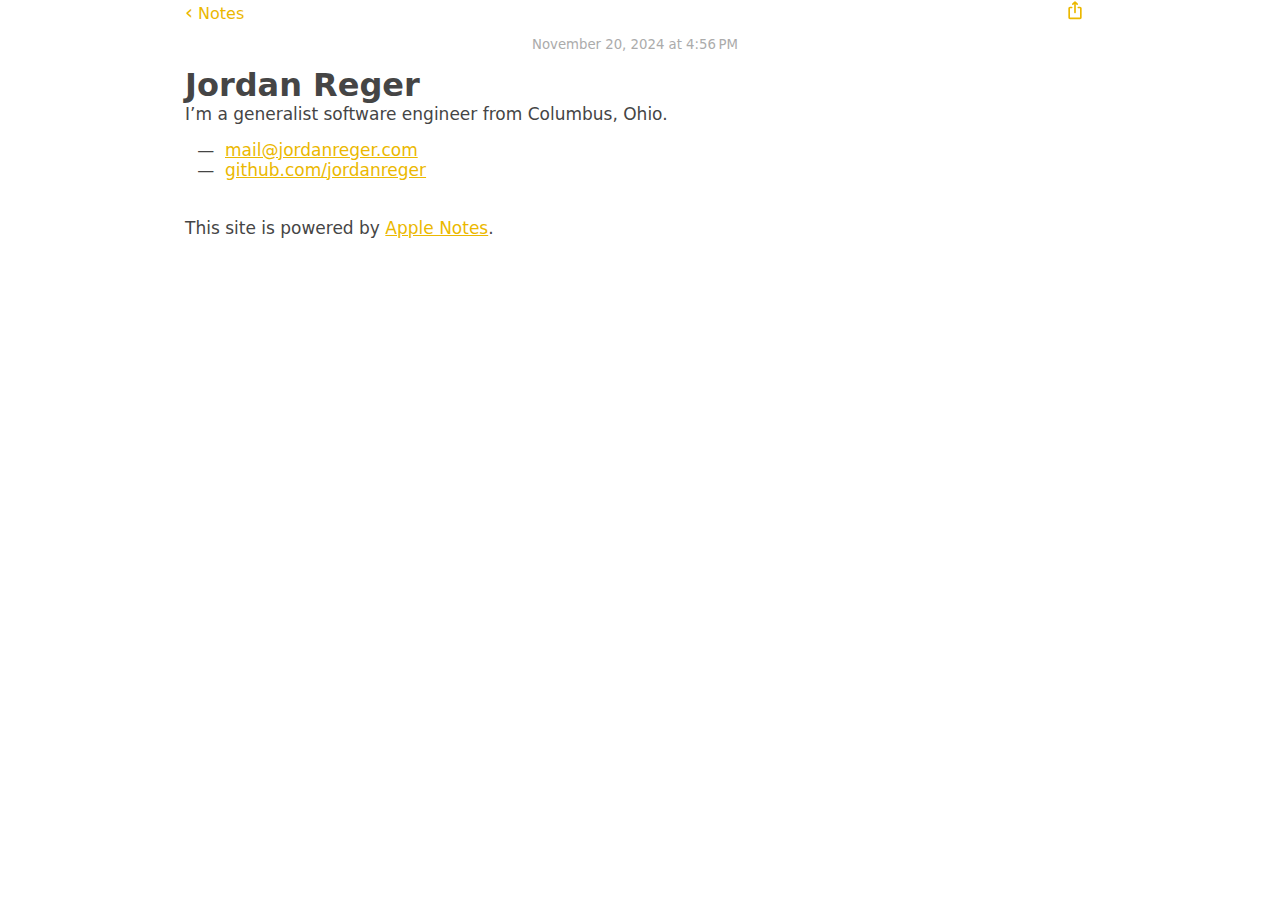
<file: index.html>
<!DOCTYPE html>
<html>
<head>
<title>Jordan Reger</title>
<meta name="viewport" content="width=device-width, initial-scale=1">
<meta name="color-scheme" content="light dark">
<base href="https://jordanreger.github.io/notes/">
<link rel="stylesheet" href="style.css">
<style>
p.p1 {margin: 0.0px 0.0px 0.0px 0.0px; font: 17.0px '.AppleSystemUIFont'}
p.p2 {margin: 0.0px 0.0px 0.0px 0.0px; font: 17.0px '.AppleSystemUIFont'; min-height: 22.0px}
li.li1 {margin: 0.0px 0.0px 0.0px 0.0px; font: 17.0px '.AppleSystemUIFont'}
span.s1 {font-family: 'UICTFontTextStyleBody'; font-weight: normal; font-style: normal; font-size: 17.00px}
ul.ul1 {list-style-type: '—  '}
</style>
</head>
<body>
<header style="display:flex;align-items:center">
<span>
<a href="/" style="text-decoration:none"><span style="font-size:1.25em;font-weight:100px">‹</span>&nbsp;Notes</a>
</span>
<span style="margin-left:auto">
<a href="javascript:navigator.share({title:document.title,url:window.location.href})"><svg xmlns="http://www.w3.org/2000/svg" height="20px" viewBox="0 -960 960 960" width="20px" fill="#ebb800"><path d="M240-40q-33 0-56.5-23.5T160-120v-440q0-33 23.5-56.5T240-640h80q17 0 28.5 11.5T360-600q0 17-11.5 28.5T320-560h-80v440h480v-440h-80q-17 0-28.5-11.5T600-600q0-17 11.5-28.5T640-640h80q33 0 56.5 23.5T800-560v440q0 33-23.5 56.5T720-40H240Zm200-727-36 36q-12 12-28 11.5T348-732q-11-12-11.5-28t11.5-28l104-104q12-12 28-12t28 12l104 104q11 11 11 27.5T612-732q-12 12-28.5 12T555-732l-35-35v407q0 17-11.5 28.5T480-320q-17 0-28.5-11.5T440-360v-407Z"></path></svg></a>
</span>
</header>
<p class="date">November 20, 2024 at 4:56 PM</p>
<h1>Jordan Reger</h1>


<p class="p1"><span class="s1">I’m a generalist software engineer from Columbus, Ohio.</span></p>
<ul class="ul1">
<li class="li1"><span class="s1"><a href="mailto:mail@jordanreger.com">mail@jordanreger.com</a></span></li>
<li class="li1"><span class="s1"><a href="http://github.com/jordanreger">github.com/jordanreger</a></span></li>
</ul>
<p class="p2"><span class="s1"></span><br></p>
<p class="p1"><span class="s1">This site is powered by <a href="https://jordanreger.com/upload.shortcut">Apple Notes</a>.</span></p>

</body>
</html>
</file>
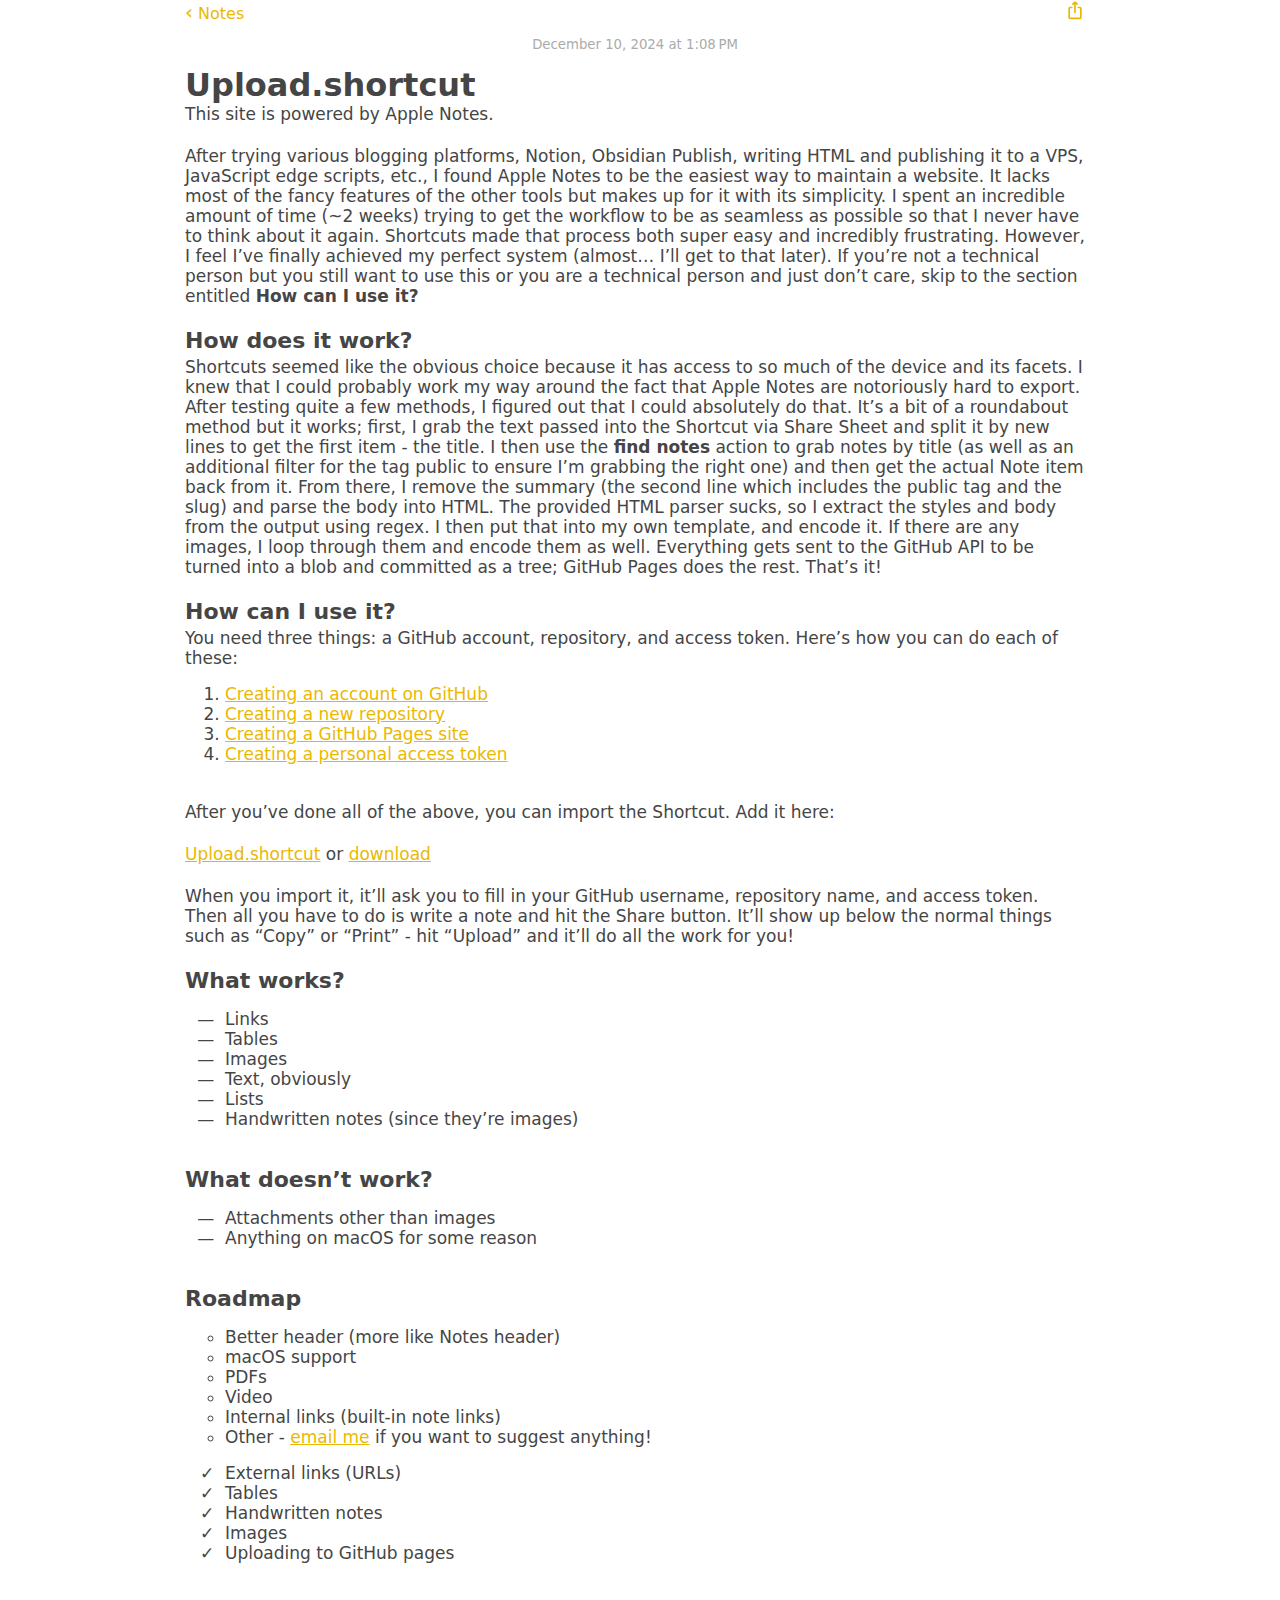
<file: upload.shortcut.html>
<!DOCTYPE html>
<html>
<head>
<title>Upload.shortcut</title>
<meta name="viewport" content="width=device-width, initial-scale=1">
<meta name="color-scheme" content="light dark">
<base href="https://jordanreger.github.io/notes/">
<link rel="stylesheet" href="style.css">
<style>
p.p1 {margin: 0.0px 0.0px 0.0px 0.0px; font: 17.0px '.AppleSystemUIFont'}
p.p2 {margin: 0.0px 0.0px 0.0px 0.0px; font: 17.0px '.AppleSystemUIFont'; min-height: 22.0px}
p.p3 {margin: 0.0px 0.0px 4.0px 0.0px; font: 22.0px '.AppleSystemUIFont'}
li.li1 {margin: 0.0px 0.0px 0.0px 0.0px; font: 17.0px '.AppleSystemUIFont'}
span.s1 {font-family: 'UICTFontTextStyleBody'; font-weight: normal; font-style: normal; font-size: 17.00px}
span.s2 {font-family: 'UICTFontTextStyleEmphasizedBody'; font-weight: bold; font-style: normal; font-size: 17.00px}
span.s3 {font-family: 'UICTFontTextStyleBody'; font-weight: bold; font-style: normal; font-size: 22.00px}
ol.ol1 {list-style-type: decimal}
ul.ul1 {list-style-type: '—  '}
ul.ul2 {list-style-type: circle}
ul.ul3 {list-style-type: '✓  '}
</style>
</head>
<body>
<header style="display:flex;align-items:center">
<span>
<a href="/" style="text-decoration:none"><span style="font-size:1.25em;font-weight:100px">‹</span>&nbsp;Notes</a>
</span>
<span style="margin-left:auto">
<a href="javascript:navigator.share({title:document.title,url:window.location.href})"><svg xmlns="http://www.w3.org/2000/svg" height="20px" viewBox="0 -960 960 960" width="20px" fill="#ebb800"><path d="M240-40q-33 0-56.5-23.5T160-120v-440q0-33 23.5-56.5T240-640h80q17 0 28.5 11.5T360-600q0 17-11.5 28.5T320-560h-80v440h480v-440h-80q-17 0-28.5-11.5T600-600q0-17 11.5-28.5T640-640h80q33 0 56.5 23.5T800-560v440q0 33-23.5 56.5T720-40H240Zm200-727-36 36q-12 12-28 11.5T348-732q-11-12-11.5-28t11.5-28l104-104q12-12 28-12t28 12l104 104q11 11 11 27.5T612-732q-12 12-28.5 12T555-732l-35-35v407q0 17-11.5 28.5T480-320q-17 0-28.5-11.5T440-360v-407Z"></path></svg></a>
</span>
</header>
<p class="date">December 10, 2024 at 1:08 PM</p>
<h1>Upload.shortcut</h1>


<p class="p1"><span class="s1">This site is powered by Apple Notes.</span></p>
<p class="p2"><span class="s1"></span><br></p>
<p class="p1"><span class="s1">After trying various blogging platforms, Notion, Obsidian Publish, writing HTML and publishing it to a VPS, JavaScript edge scripts, etc., I found Apple Notes to be the easiest way to maintain a website. It lacks most of the fancy features of the other tools but makes up for it with its simplicity. I spent an incredible amount of time (~2 weeks) trying to get the workflow to be as seamless as possible so that I never have to think about it again. Shortcuts made that process both super easy and incredibly frustrating. However, I feel I’ve finally achieved my perfect system (almost… I’ll get to that later). If you’re not a technical person but you still want to use this or you are a technical person and just don’t care, skip to the section entitled </span><span class="s2">How can I use it?</span></p>
<p class="p2"><span class="s1"></span><br></p>
<p class="p3"><span class="s3">How does it work?</span></p>
<p class="p1"><span class="s1">Shortcuts seemed like the obvious choice because it has access to so much of the device and its facets. I knew that I could probably work my way around the fact that Apple Notes are notoriously hard to export. After testing quite a few methods, I figured out that I could absolutely do that. It’s a bit of a roundabout method but it works; first, I grab the text passed into the Shortcut via Share Sheet and split it by new lines to get the first item - the title. I then use the </span><span class="s2">find notes</span><span class="s1"> action to grab notes by title (as well as an additional filter for the tag public to ensure I’m grabbing the right one) and then get the actual Note item back from it. From there, I remove the summary (the second line which includes the public tag and the slug) and parse the body into HTML. The provided HTML parser sucks, so I extract the styles and body from the output using regex. I then put that into my own template, and encode it. If there are any images, I loop through them and encode them as well. Everything gets sent to the GitHub API to be turned into a blob and committed as a tree; GitHub Pages does the rest. That’s it!</span></p>
<p class="p2"><span class="s1"></span><br></p>
<p class="p3"><span class="s3">How can I use it?</span></p>
<p class="p1"><span class="s1">You need three things: a GitHub account, repository, and access token. Here’s how you can do each of these:</span></p>
<ol class="ol1">
<li class="li1"><span class="s1"><a href="https://docs.github.com/en/get-started/start-your-journey/creating-an-account-on-github">Creating an account on GitHub</a></span></li>
<li class="li1"><span class="s1"><a href="https://docs.github.com/en/repositories/creating-and-managing-repositories/creating-a-new-repository">Creating a new repository</a></span></li>
<li class="li1"><span class="s1"><a href="https://docs.github.com/en/pages/getting-started-with-github-pages/creating-a-github-pages-site">Creating a GitHub Pages site</a></span></li>
<li class="li1"><span class="s1"><a href="https://docs.github.com/en/authentication/keeping-your-account-and-data-secure/managing-your-personal-access-tokens#creating-a-personal-access-token-classic">Creating a personal access token</a></span></li>
</ol>
<p class="p2"><span class="s1"></span><br></p>
<p class="p1"><span class="s1">After you’ve done all of the above, you can import the Shortcut. Add it here:</span></p>
<p class="p2"><span class="s1"></span><br></p>
<p class="p1"><span class="s1"><a href="https://www.icloud.com/shortcuts/2113ebb0e3fe4bc292bb964c1b32f824">Upload.shortcut</a> or <a href="https://github.com/jordanreger/notes/blob/main/Upload.shortcut">download</a></span></p>
<p class="p2"><span class="s1"></span><br></p>
<p class="p1"><span class="s1">When you import it, it’ll ask you to fill in your GitHub username, repository name, and access token. Then all you have to do is write a note and hit the Share button. It’ll show up below the normal things such as “Copy” or “Print” - hit “Upload” and it’ll do all the work for you!</span></p>
<p class="p2"><span class="s1"></span><br></p>
<p class="p3"><span class="s3">What works?</span></p>
<ul class="ul1">
<li class="li1"><span class="s1">Links</span></li>
<li class="li1"><span class="s1">Tables</span></li>
<li class="li1"><span class="s1">Images</span></li>
<li class="li1"><span class="s1">Text, obviously</span></li>
<li class="li1"><span class="s1">Lists</span></li>
<li class="li1"><span class="s1">Handwritten notes (since they’re images)</span></li>
</ul>
<p class="p2"><span class="s1"></span><br></p>
<p class="p3"><span class="s3">What doesn’t work?</span></p>
<ul class="ul1">
<li class="li1"><span class="s1">Attachments other than images</span></li>
<li class="li1"><span class="s1">Anything on macOS for some reason</span></li>
</ul>
<p class="p2"><span class="s1"></span><br></p>
<p class="p3"><span class="s3">Roadmap</span></p>
<ul class="ul2">
<li class="li1"><span class="s1">Better header (more like Notes header)</span></li>
<li class="li1"><span class="s1">macOS support</span></li>
<li class="li1"><span class="s1">PDFs</span></li>
<li class="li1"><span class="s1">Video</span></li>
<li class="li1"><span class="s1">Internal links (built-in note links)</span></li>
<li class="li1"><span class="s1">Other - <a href="mailto:mail@jordanreger.com">email me</a> if you want to suggest anything!</span></li>
</ul>
<ul class="ul3">
<li class="li1"><span class="s1">External links (URLs)</span></li>
<li class="li1"><span class="s1">Tables</span></li>
<li class="li1"><span class="s1">Handwritten notes</span></li>
<li class="li1"><span class="s1">Images</span></li>
<li class="li1"><span class="s1">Uploading to GitHub pages</span></li>
</ul>

</body>
</html>
</file>
<file: style.css>
*{font-family:system-ui,sans-serif !important}
::selection{background-color:rgba(235,184,0,0.3)}
::-moz-selection{background-color:rgba(235,184,0,0.3)}
html{margin:auto 20px 20px 10px}
body{max-width:900px;margin:20px auto;margin-top:0}
@media (prefers-color-scheme: light) {
  :root{color:#454545 !important}
  .date{color:#ababab}
}
@media (prefers-color-scheme: dark) {
  :root{color:#dcdcdc !important}
  .date{color:#676767}
}
a,a:visited{color:#ebb800}
.date{text-align:center;font-size:0.83em}
h1{margin:0}
@media (max-width:900px) {
  img{max-width:100%}
}
@media (min-width:900px) {
  img{max-width:900px}
}
</file>
